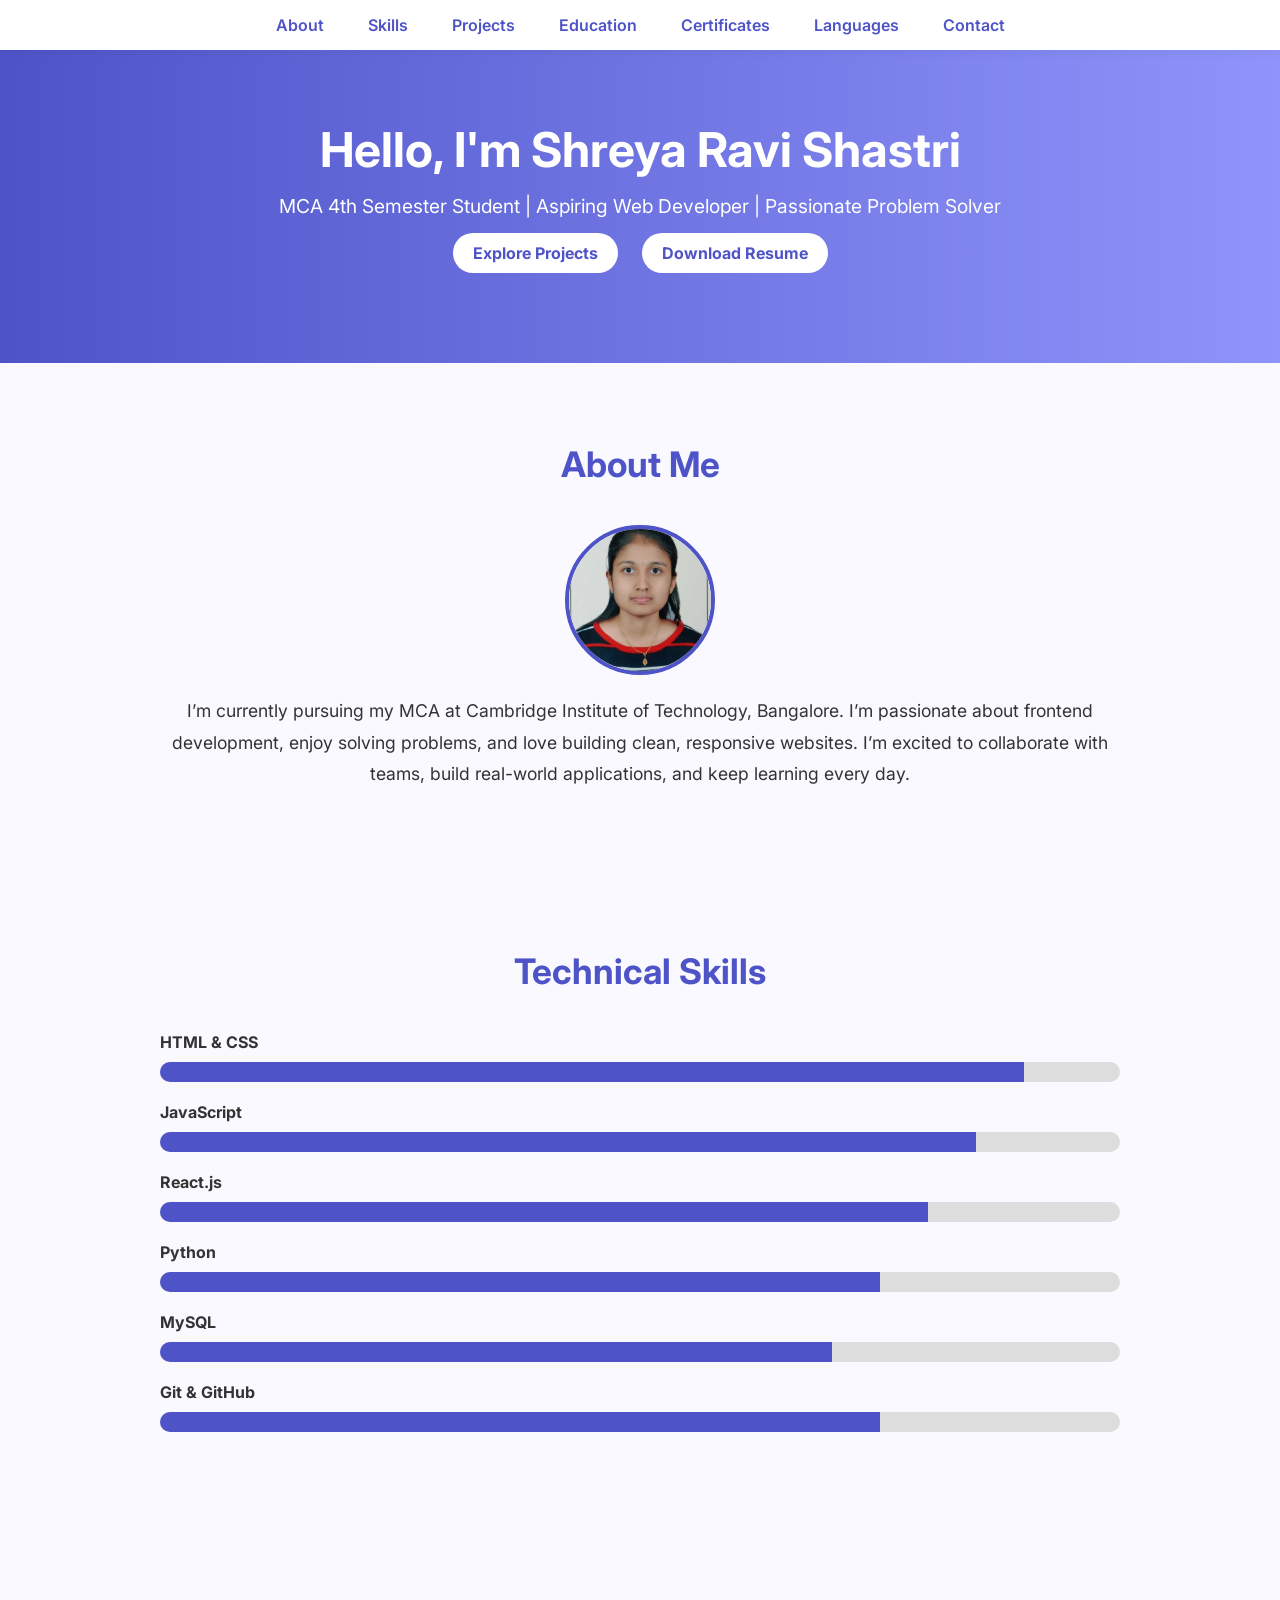
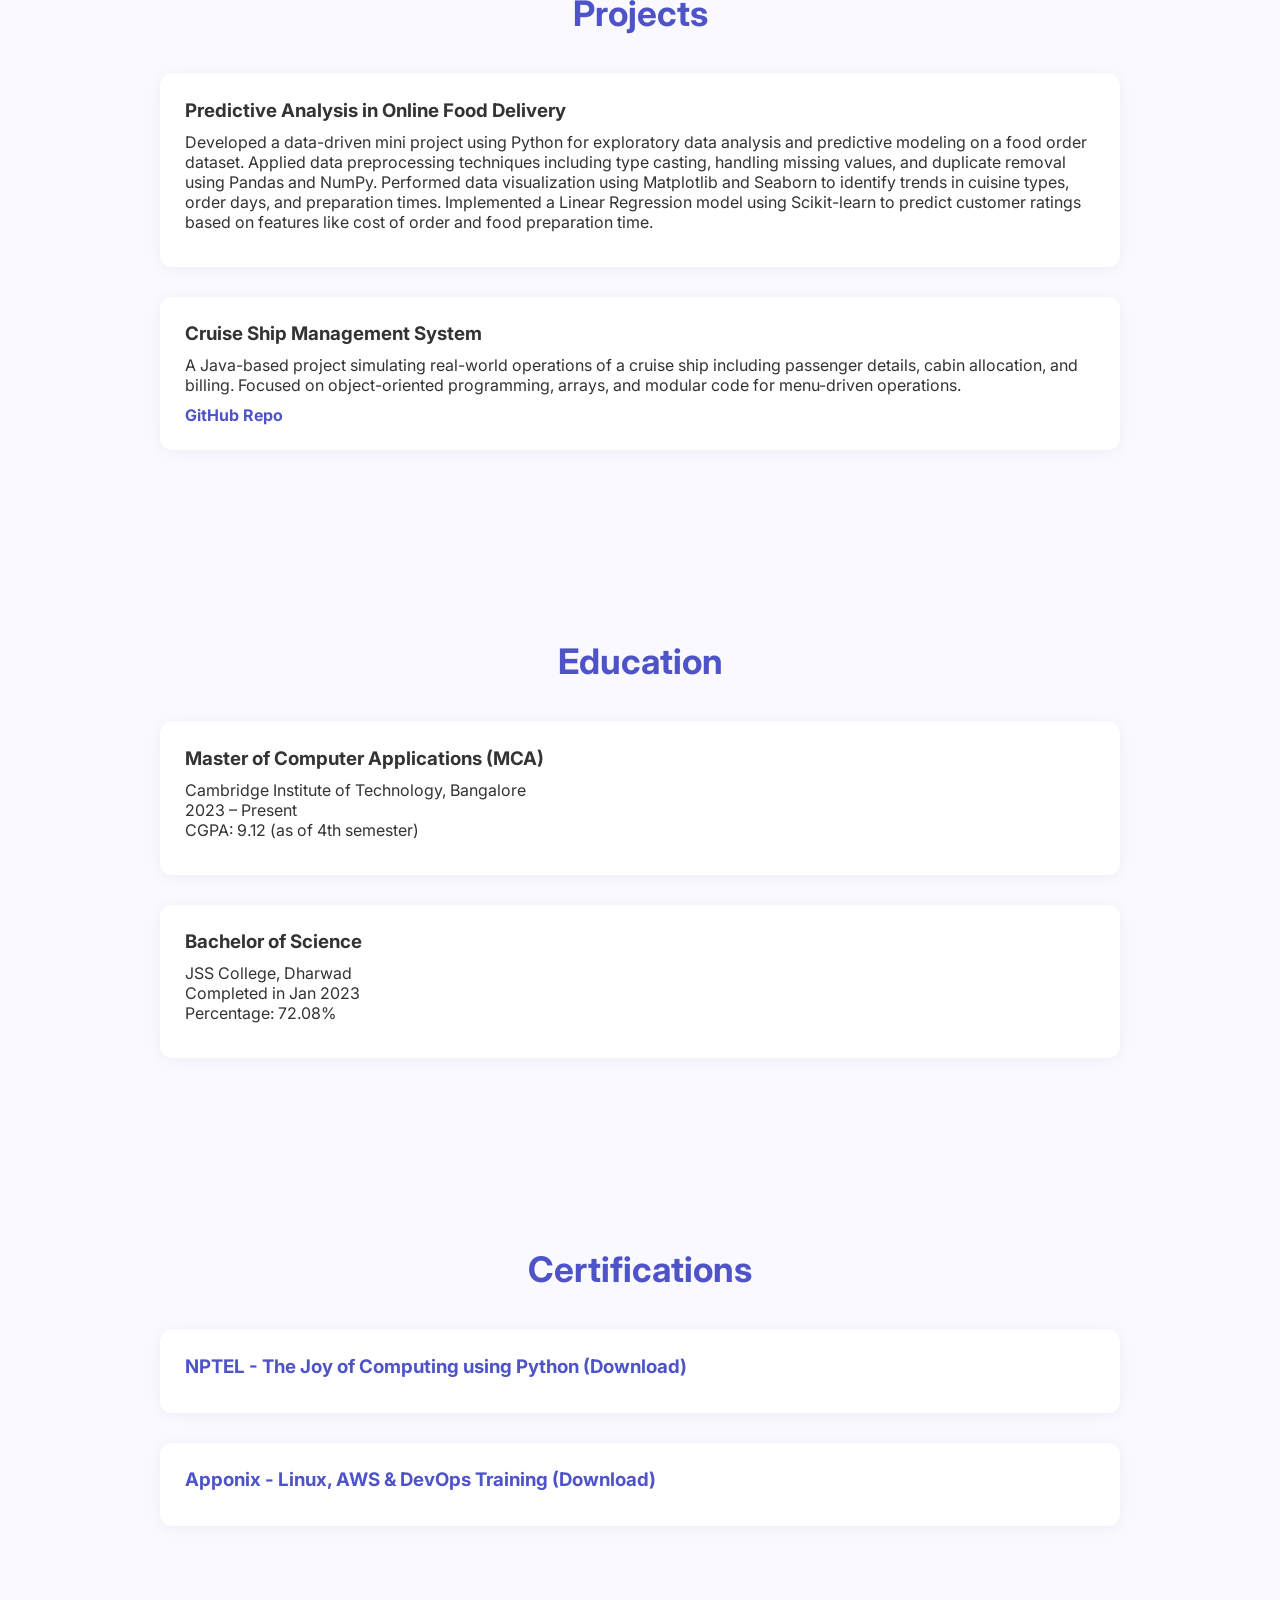
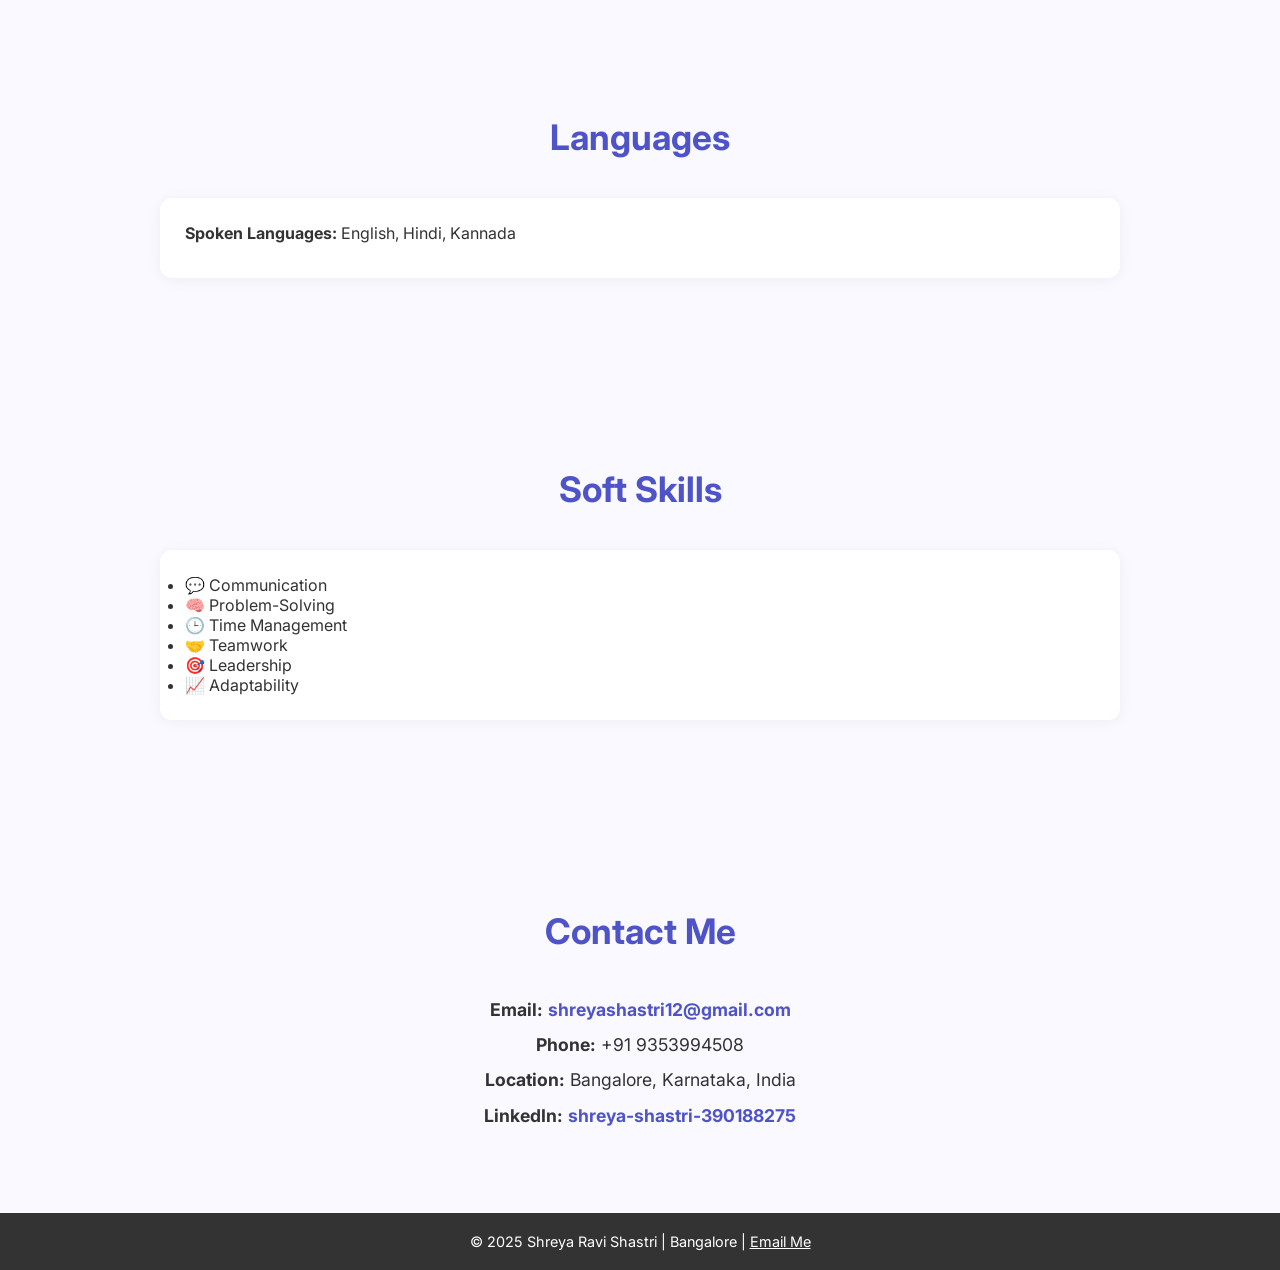
<file: portfolio.html>
<!DOCTYPE html>
<html lang="en">
<head>
  <meta charset="UTF-8" />
  <meta name="viewport" content="width=device-width, initial-scale=1.0" />
  <title>Shreya Ravi Shastri - Portfolio</title>
  <link rel="stylesheet" href="https://cdnjs.cloudflare.com/ajax/libs/font-awesome/6.4.0/css/all.min.css">
  <link href="https://fonts.googleapis.com/css2?family=Inter:wght@400;700&display=swap" rel="stylesheet">
  <style>
    * { margin: 0; padding: 0; box-sizing: border-box; }
    body {
      font-family: 'Inter', sans-serif;
      background: #f9f9ff;
      color: #333;
      scroll-behavior: smooth;
    }
    nav {
      position: fixed;
      top: 0;
      width: 100%;
      background: #fff;
      padding: 15px 0;
      box-shadow: 0 2px 10px rgba(0,0,0,0.05);
      z-index: 1000;
      text-align: center;
    }
    nav a {
      margin: 0 20px;
      color: #4e54c8;
      font-weight: 600;
      text-decoration: none;
      transition: color 0.3s;
    }
    nav a:hover { color: #8f94fb; }

    header {
      background: linear-gradient(to right, #4e54c8, #8f94fb);
      color: white;
      padding: 120px 20px 100px;
      text-align: center;
      animation: fadeIn 1.5s ease-in-out;
    }
    header h1 { font-size: 3rem; margin-bottom: 15px; }
    header p { font-size: 1.2rem; margin-bottom: 25px; }
    header a {
      background: white;
      color: #4e54c8;
      padding: 10px 20px;
      border-radius: 30px;
      margin: 0 10px;
      text-decoration: none;
      font-weight: bold;
      transition: 0.3s;
    }
    header a:hover { background: #333; color: white; }

    section {
      padding: 80px 20px;
      max-width: 1000px;
      margin: auto;
      animation: slideUp 1.2s ease;
    }
    h2 {
      text-align: center;
      color: #4e54c8;
      margin-bottom: 40px;
      font-size: 2.2rem;
    }

    .about img {
      width: 150px;
      height: 150px;
      object-fit: cover;
      border-radius: 50%;
      display: block;
      margin: auto;
      border: 4px solid #4e54c8;
    }
    .about p {
      text-align: center;
      margin-top: 20px;
      font-size: 1.1rem;
      line-height: 1.8;
    }

    .skills-bar label {
      display: block;
      font-weight: bold;
      margin: 20px 0 10px;
    }
    .bar {
      background: #ddd;
      height: 20px;
      border-radius: 20px;
      overflow: hidden;
    }
    .bar-fill {
      height: 100%;
      background: #4e54c8;
      width: 0%;
      animation: fill 2s ease forwards;
    }
    @keyframes fill {
      to { width: var(--fill); }
    }

    .card {
      background: white;
      border-radius: 12px;
      padding: 25px;
      box-shadow: 0 2px 15px rgba(0,0,0,0.05);
      margin-bottom: 30px;
      transition: transform 0.3s;
    }
    .card:hover { transform: translateY(-5px); }
    .card h3 { margin-bottom: 10px; color: #333; }
    .card p { margin-bottom: 10px; }
    .card a {
      color: #4e54c8;
      text-decoration: none;
      font-weight: bold;
    }

    .contact-info {
      text-align: center;
      font-size: 1.1rem;
      line-height: 2;
    }
    .contact-info a {
      color: #4e54c8;
      font-weight: bold;
      text-decoration: none;
    }

    footer {
      background: #333;
      color: white;
      text-align: center;
      padding: 20px;
      font-size: 0.9rem;
    }
    footer a {
      color: #fff;
      text-decoration: underline;
    }

    @media (max-width: 600px) {
      header h1 { font-size: 2.2rem; }
      nav a { margin: 0 10px; font-size: 0.9rem; }
    }

    @keyframes fadeIn {
      from { opacity: 0; transform: translateY(-20px); }
      to { opacity: 1; transform: translateY(0); }
    }

    @keyframes slideUp {
      from { opacity: 0; transform: translateY(40px); }
      to { opacity: 1; transform: translateY(0); }
    }
  </style>
</head>
<body>
  <nav>
    <a href="#about">About</a>
    <a href="#skills">Skills</a>
    <a href="#projects">Projects</a>
    <a href="#education">Education</a>
    <a href="#certificates">Certificates</a>
    <a href="#languages">Languages</a>
    <a href="#contact">Contact</a>
  </nav>

  <header>
    <h1>Hello, I'm Shreya Ravi Shastri</h1>
    <p>MCA 4th Semester Student | Aspiring Web Developer | Passionate Problem Solver</p>
    <a href="#projects">Explore Projects</a>
    <a href="RESUME-SHREYA.pdf" download>Download Resume</a>
  </header>

  <section class="about" id="about">
    <h2>About Me</h2>
    <img src="shreya.jpg" alt="Shreya Ravi Shastri">
    <p>
      I’m currently pursuing my MCA at Cambridge Institute of Technology, Bangalore. I’m passionate about frontend development, enjoy solving problems, and love building clean, responsive websites. I’m excited to collaborate with teams, build real-world applications, and keep learning every day.
    </p>
  </section>

  <section class="skills" id="skills">
    <h2>Technical Skills</h2>
    <div class="skills-bar">
      <label>HTML & CSS</label>
      <div class="bar"><div class="bar-fill" style="--fill: 90%"></div></div>
      <label>JavaScript</label>
      <div class="bar"><div class="bar-fill" style="--fill: 85%"></div></div>
      <label>React.js</label>
      <div class="bar"><div class="bar-fill" style="--fill: 80%"></div></div>
      <label>Python</label>
      <div class="bar"><div class="bar-fill" style="--fill: 75%"></div></div>
      <label>MySQL</label>
      <div class="bar"><div class="bar-fill" style="--fill: 70%"></div></div>
      <label>Git & GitHub</label>
      <div class="bar"><div class="bar-fill" style="--fill: 75%"></div></div>
    </div>
  </section>

  <section class="projects" id="projects">
    <h2>Projects</h2>
    <div class="card">
      <h3>Predictive Analysis in Online Food Delivery</h3>
      <p>
         Developed a data-driven mini project using Python for exploratory data analysis and predictive modeling on a food order dataset.
 Applied data preprocessing techniques including type casting, handling missing values, and duplicate removal using Pandas and
 NumPy. Performed data visualization using Matplotlib and Seaborn to identify trends in cuisine types, order days, and preparation
 times. Implemented a Linear Regression model using Scikit-learn to predict customer ratings based on features like cost of order
 and food preparation time.
      </p>
    </div>
     <div class="card">
    <h3>Cruise Ship Management System</h3>
    <p>
      A Java-based project simulating real-world operations of a cruise ship including passenger details, cabin allocation, and billing.
      Focused on object-oriented programming, arrays, and modular code for menu-driven operations.
    </p>
    <a href="https://github.com/shreya1531/Cruise-Ship-Management.git" target="_blank">GitHub Repo</a>
  </div>
  </section>

  <section class="education" id="education">
    <h2>Education</h2>
    <div class="card">
      <h3>Master of Computer Applications (MCA)</h3>
      <p>Cambridge Institute of Technology, Bangalore<br>2023 – Present<br>CGPA: 9.12 (as of 4th semester)</p>
    </div>
    <div class="card">
      <h3>Bachelor of Science</h3>
      <p>JSS College, Dharwad<br>Completed in Jan 2023<br>Percentage: 72.08%</p>
    </div>
  </section>

  <section class="certificates" id="certificates">
    <h2>Certifications</h2>
    <div class="card">
      <h3>
        <a href="The Joy of Computing using Python (1).pdf" download>
          NPTEL - The Joy of Computing using Python (Download)
        </a>
      </h3>
    </div>
    <div class="card">
      <h3>
        <a href="DOC-20240309-WA0002..pdf" download>
          Apponix - Linux, AWS & DevOps Training (Download)
        </a>
      </h3>
    </div>
  </section>

  <section class="languages" id="languages">
    <h2>Languages</h2>
    <div class="card">
      <p><strong>Spoken Languages:</strong> English, Hindi, Kannada</p>
    </div>
  </section>
    <section class="softskills" id="softskills">
  <h2>Soft Skills</h2>
  <div class="card">
    <ul>
       <li>💬 Communication</li>
        <li>🧠 Problem-Solving</li>
        <li>🕒 Time Management</li>
        <li>🤝 Teamwork</li>
        <li>🎯 Leadership</li>
        <li>📈 Adaptability</li>
    </ul>
  </div>
</section>

  <section class="contact" id="contact">
    <h2>Contact Me</h2>
    <div class="contact-info">
      <p><strong>Email:</strong> <a href="mailto:shreyashastri12@gmail.com">shreyashastri12@gmail.com</a></p>
      <p><strong>Phone:</strong> +91 9353994508</p>
      <p><strong>Location:</strong> Bangalore, Karnataka, India</p>
      <p><strong>LinkedIn:</strong> <a href="https://www.linkedin.com/in/shreya-shastri-390188275" target="_blank">shreya-shastri-390188275</a></p>
    </div>
  </section>


  <footer>
    <p>© 2025 Shreya Ravi Shastri | Bangalore | <a href="mailto:shreyashastri12@gmail.com">Email Me</a></p>
  </footer>

  <script>
    window.addEventListener('DOMContentLoaded', () => {
      document.querySelectorAll('.bar-fill').forEach(bar => {
        bar.style.width = bar.style.getPropertyValue('--fill');
      });
    });
  </script>
</body>
</html>
</file>
